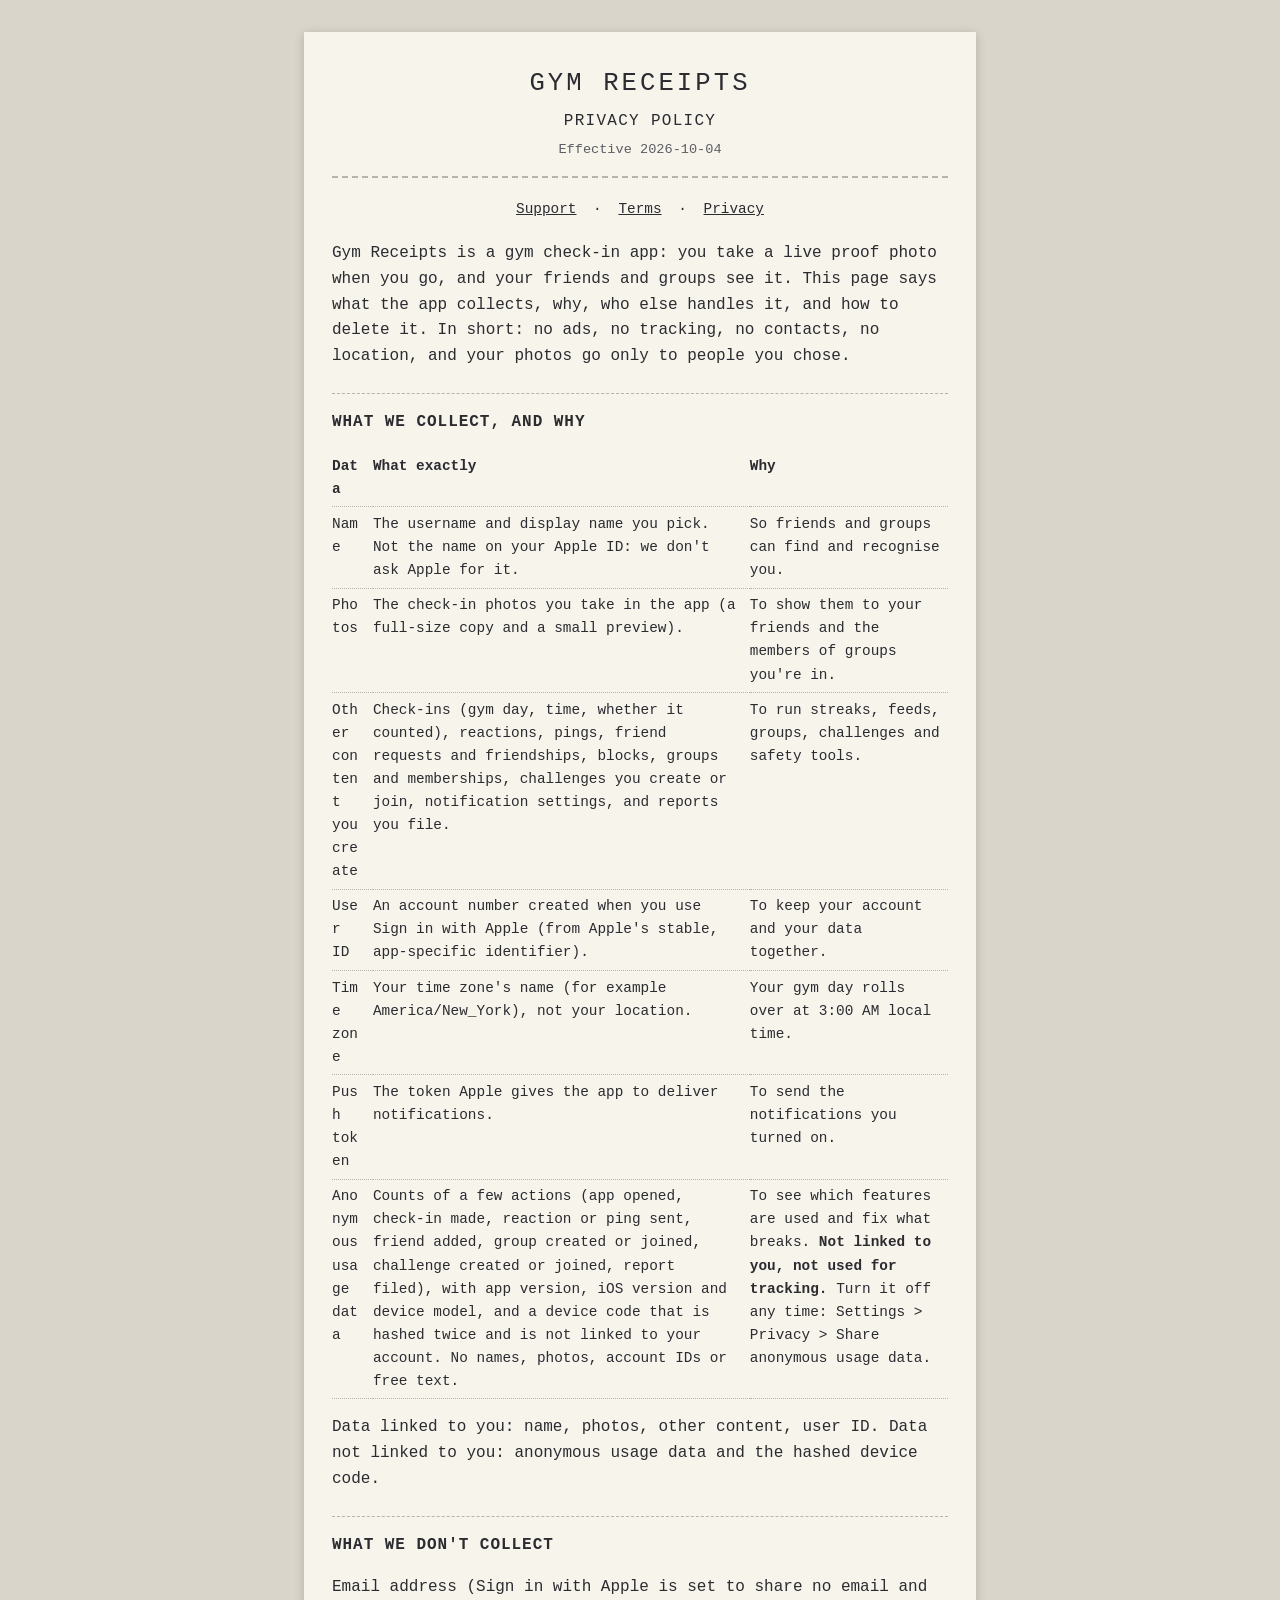
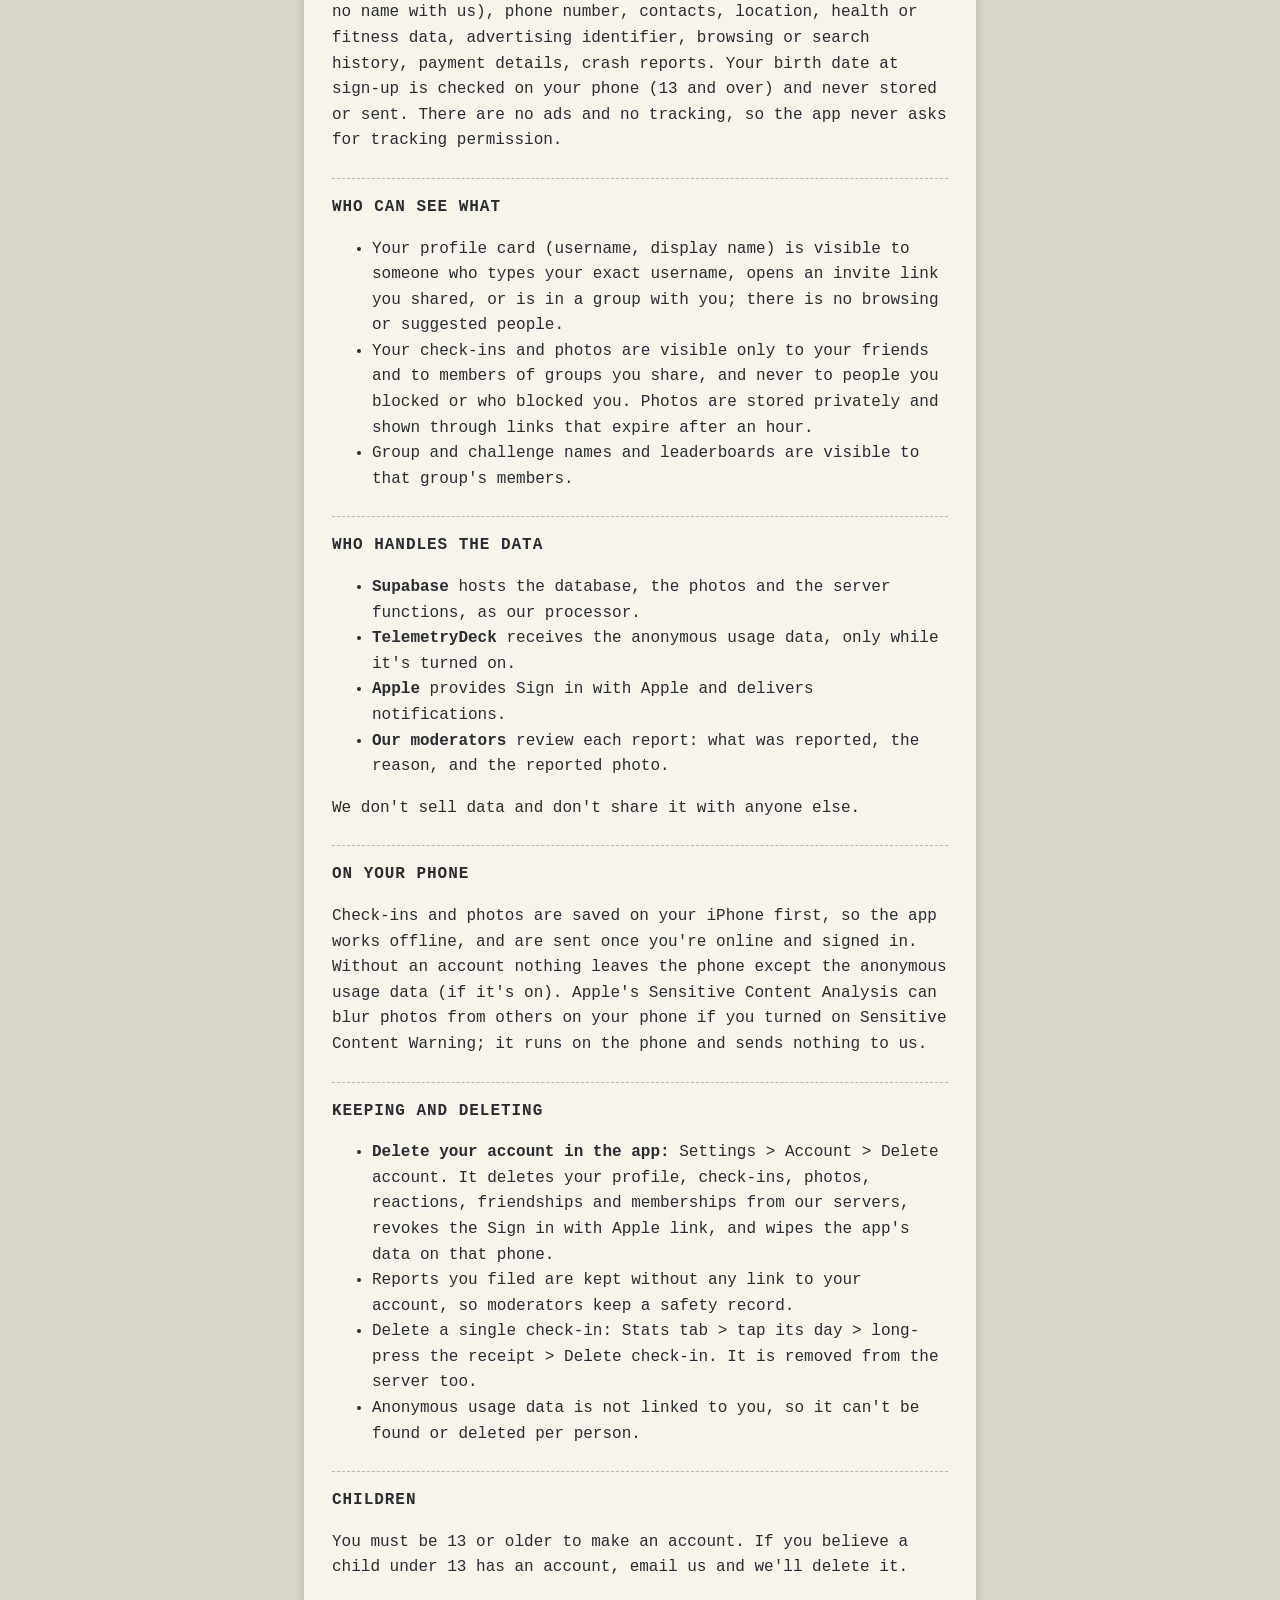
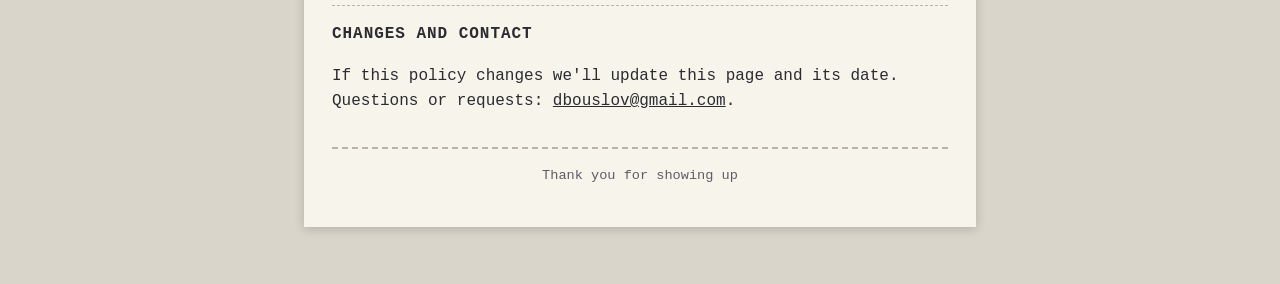
<file: privacy.html>
<!doctype html>
<!-- SUPPORT_EMAIL: keep it in step with the app's support address; also replace the address
     written in each mailto link (shown when JavaScript is off). Links stay relative. -->
<html lang="en">
<head>
<script>const SUPPORT_EMAIL = "dbouslov@gmail.com";</script>
<meta charset="utf-8">
<meta name="viewport" content="width=device-width, initial-scale=1">
<title>Privacy Policy · Gym Receipts</title>
<link rel="stylesheet" href="style.css">
</head>
<body>
<header>
  <p class="brand">Gym Receipts</p>
  <p class="title">Privacy policy</p>
  <p class="date">Effective 2026-10-04</p>
</header>
<nav><a href="support.html">Support</a> · <a href="terms.html">Terms</a> · <a href="privacy.html">Privacy</a></nav>

<p>Gym Receipts is a gym check-in app: you take a live proof photo when you go, and your friends and groups see it. This page says what the app collects, why, who else handles it, and how to delete it. In short: no ads, no tracking, no contacts, no location, and your photos go only to people you chose.</p>

<h2>What we collect, and why</h2>
<table>
  <tr><th>Data</th><th>What exactly</th><th>Why</th></tr>
  <tr><td>Name</td><td>The username and display name you pick. Not the name on your Apple ID: we don't ask Apple for it.</td><td>So friends and groups can find and recognise you.</td></tr>
  <tr><td>Photos</td><td>The check-in photos you take in the app (a full-size copy and a small preview).</td><td>To show them to your friends and the members of groups you're in.</td></tr>
  <tr><td>Other content you create</td><td>Check-ins (gym day, time, whether it counted), reactions, pings, friend requests and friendships, blocks, groups and memberships, challenges you create or join, notification settings, and reports you file.</td><td>To run streaks, feeds, groups, challenges and safety tools.</td></tr>
  <tr><td>User ID</td><td>An account number created when you use Sign in with Apple (from Apple's stable, app-specific identifier).</td><td>To keep your account and your data together.</td></tr>
  <tr><td>Time zone</td><td>Your time zone's name (for example America/New_York), not your location.</td><td>Your gym day rolls over at 3:00 AM local time.</td></tr>
  <tr><td>Push token</td><td>The token Apple gives the app to deliver notifications.</td><td>To send the notifications you turned on.</td></tr>
  <tr><td>Anonymous usage data</td><td>Counts of a few actions (app opened, check-in made, reaction or ping sent, friend added, group created or joined, challenge created or joined, report filed), with app version, iOS version and device model, and a device code that is hashed twice and is not linked to your account. No names, photos, account IDs or free text.</td><td>To see which features are used and fix what breaks. <strong>Not linked to you, not used for tracking.</strong> Turn it off any time: Settings &gt; Privacy &gt; Share anonymous usage data.</td></tr>
</table>
<p>Data linked to you: name, photos, other content, user ID. Data not linked to you: anonymous usage data and the hashed device code.</p>

<h2>What we don't collect</h2>
<p>Email address (Sign in with Apple is set to share no email and no name with us), phone number, contacts, location, health or fitness data, advertising identifier, browsing or search history, payment details, crash reports. Your birth date at sign-up is checked on your phone (13 and over) and never stored or sent. There are no ads and no tracking, so the app never asks for tracking permission.</p>

<h2>Who can see what</h2>
<ul>
  <li>Your profile card (username, display name) is visible to someone who types your exact username, opens an invite link you shared, or is in a group with you; there is no browsing or suggested people.</li>
  <li>Your check-ins and photos are visible only to your friends and to members of groups you share, and never to people you blocked or who blocked you. Photos are stored privately and shown through links that expire after an hour.</li>
  <li>Group and challenge names and leaderboards are visible to that group's members.</li>
</ul>

<h2>Who handles the data</h2>
<ul>
  <li><strong>Supabase</strong> hosts the database, the photos and the server functions, as our processor.</li>
  <li><strong>TelemetryDeck</strong> receives the anonymous usage data, only while it's turned on.</li>
  <li><strong>Apple</strong> provides Sign in with Apple and delivers notifications.</li>
  <li><strong>Our moderators</strong> review each report: what was reported, the reason, and the reported photo.</li>
</ul>
<p>We don't sell data and don't share it with anyone else.</p>

<h2>On your phone</h2>
<p>Check-ins and photos are saved on your iPhone first, so the app works offline, and are sent once you're online and signed in. Without an account nothing leaves the phone except the anonymous usage data (if it's on). Apple's Sensitive Content Analysis can blur photos from others on your phone if you turned on Sensitive Content Warning; it runs on the phone and sends nothing to us.</p>

<h2>Keeping and deleting</h2>
<ul>
  <li><strong>Delete your account in the app:</strong> Settings &gt; Account &gt; Delete account. It deletes your profile, check-ins, photos, reactions, friendships and memberships from our servers, revokes the Sign in with Apple link, and wipes the app's data on that phone.</li>
  <li>Reports you filed are kept without any link to your account, so moderators keep a safety record.</li>
  <li>Delete a single check-in: Stats tab &gt; tap its day &gt; long-press the receipt &gt; Delete check-in. It is removed from the server too.</li>
  <li>Anonymous usage data is not linked to you, so it can't be found or deleted per person.</li>
</ul>

<h2>Children</h2>
<p>You must be 13 or older to make an account. If you believe a child under 13 has an account, email us and we'll delete it.</p>

<h2>Changes and contact</h2>
<p>If this policy changes we'll update this page and its date. Questions or requests: <a data-support-email href="mailto:dbouslov@gmail.com">dbouslov@gmail.com</a>.</p>

<footer>Thank you for showing up</footer>
<script>document.querySelectorAll("[data-support-email]").forEach(a => { a.href = "mailto:" + SUPPORT_EMAIL; a.textContent = SUPPORT_EMAIL; });</script>
</body>
</html>
</file>
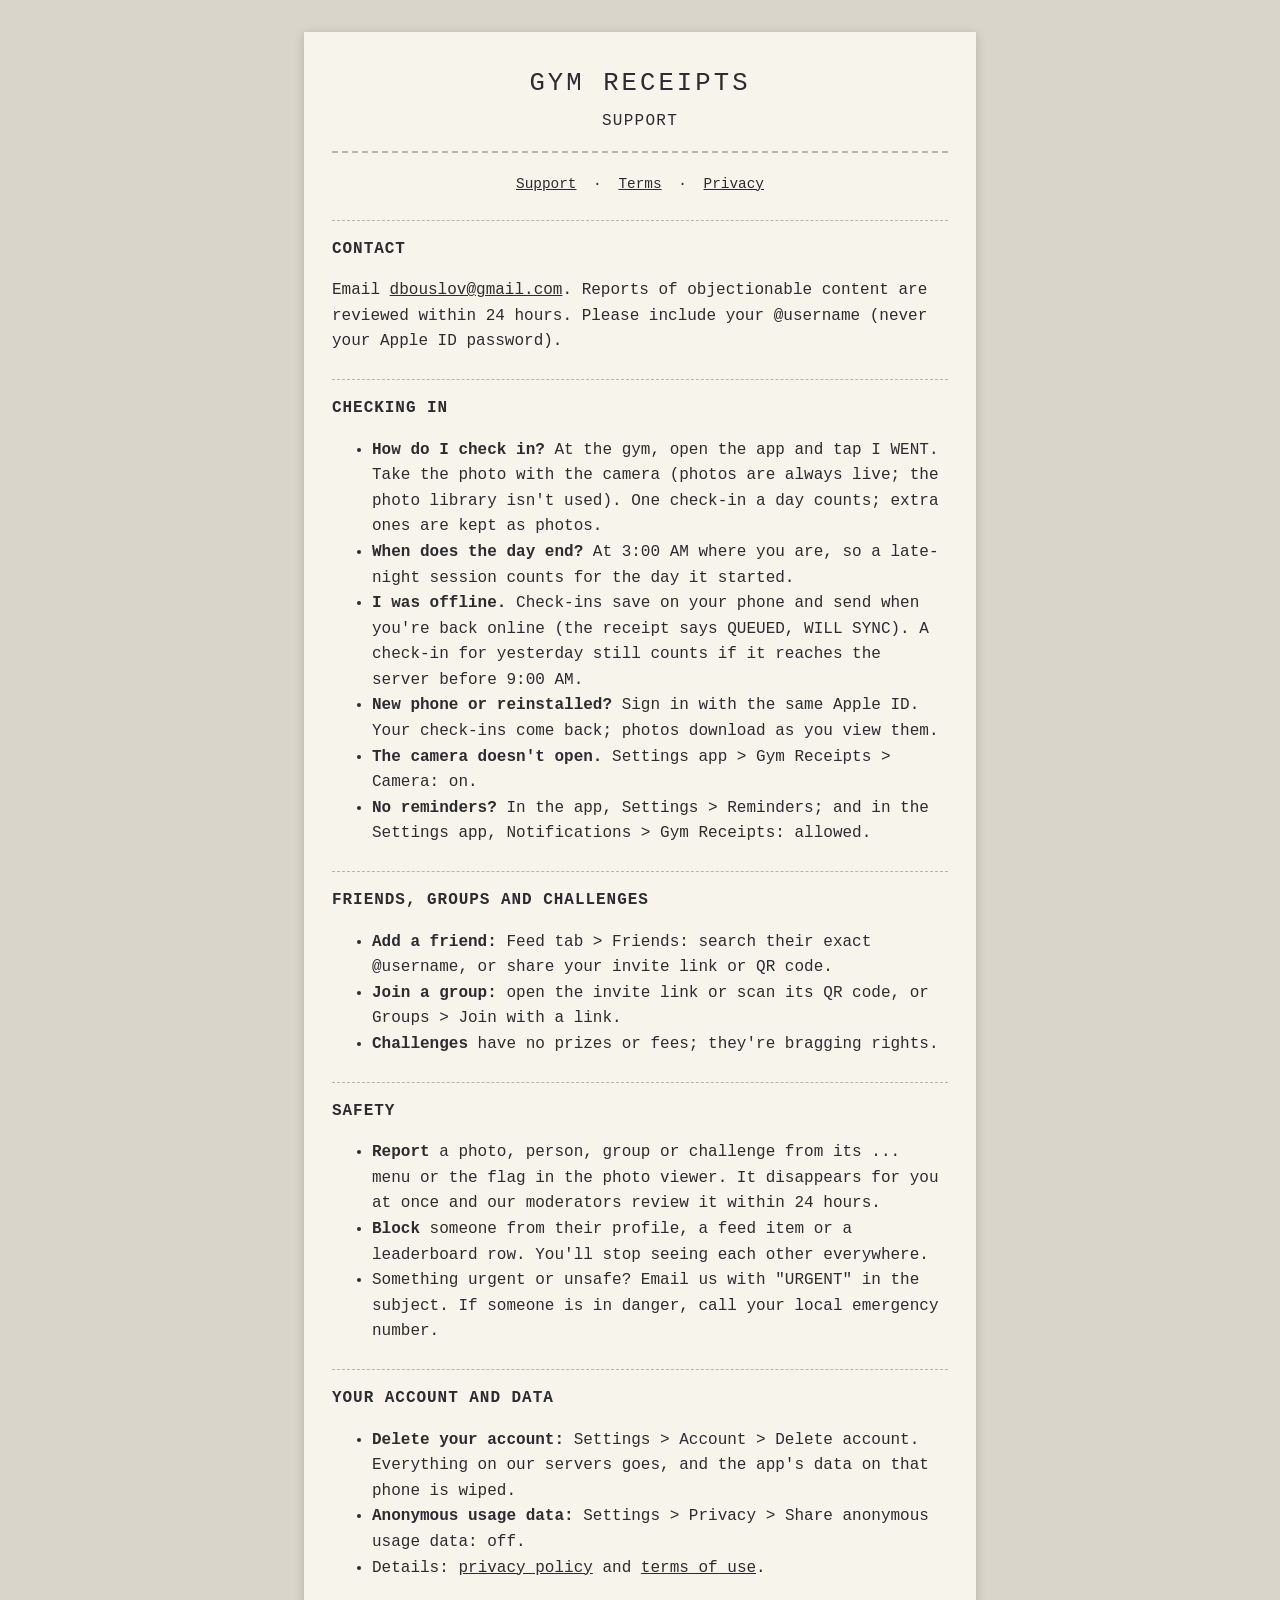
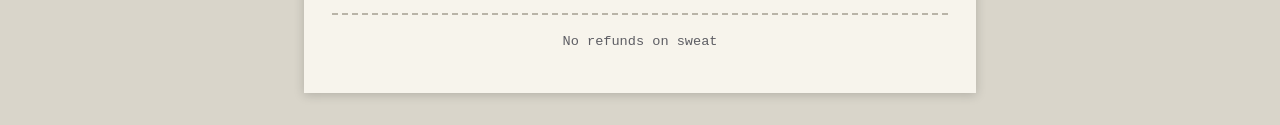
<file: support.html>
<!doctype html>
<!-- SUPPORT_EMAIL: keep it in step with the app's support address; also replace the address
     written in each mailto link (shown when JavaScript is off). Links stay relative. -->
<html lang="en">
<head>
<script>const SUPPORT_EMAIL = "dbouslov@gmail.com";</script>
<meta charset="utf-8">
<meta name="viewport" content="width=device-width, initial-scale=1">
<title>Support · Gym Receipts</title>
<link rel="stylesheet" href="style.css">
</head>
<body>
<header>
  <p class="brand">Gym Receipts</p>
  <p class="title">Support</p>
</header>
<nav><a href="support.html">Support</a> · <a href="terms.html">Terms</a> · <a href="privacy.html">Privacy</a></nav>

<h2>Contact</h2>
<p>Email <a data-support-email href="mailto:dbouslov@gmail.com">dbouslov@gmail.com</a>. Reports of objectionable content are reviewed within 24 hours. Please include your @username (never your Apple ID password).</p>

<h2>Checking in</h2>
<ul>
  <li><strong>How do I check in?</strong> At the gym, open the app and tap I WENT. Take the photo with the camera (photos are always live; the photo library isn't used). One check-in a day counts; extra ones are kept as photos.</li>
  <li><strong>When does the day end?</strong> At 3:00 AM where you are, so a late-night session counts for the day it started.</li>
  <li><strong>I was offline.</strong> Check-ins save on your phone and send when you're back online (the receipt says QUEUED, WILL SYNC). A check-in for yesterday still counts if it reaches the server before 9:00 AM.</li>
  <li><strong>New phone or reinstalled?</strong> Sign in with the same Apple ID. Your check-ins come back; photos download as you view them.</li>
  <li><strong>The camera doesn't open.</strong> Settings app &gt; Gym Receipts &gt; Camera: on.</li>
  <li><strong>No reminders?</strong> In the app, Settings &gt; Reminders; and in the Settings app, Notifications &gt; Gym Receipts: allowed.</li>
</ul>

<h2>Friends, groups and challenges</h2>
<ul>
  <li><strong>Add a friend:</strong> Feed tab &gt; Friends: search their exact @username, or share your invite link or QR code.</li>
  <li><strong>Join a group:</strong> open the invite link or scan its QR code, or Groups &gt; Join with a link.</li>
  <li><strong>Challenges</strong> have no prizes or fees; they're bragging rights.</li>
</ul>

<h2>Safety</h2>
<ul>
  <li><strong>Report</strong> a photo, person, group or challenge from its ... menu or the flag in the photo viewer. It disappears for you at once and our moderators review it within 24 hours.</li>
  <li><strong>Block</strong> someone from their profile, a feed item or a leaderboard row. You'll stop seeing each other everywhere.</li>
  <li>Something urgent or unsafe? Email us with "URGENT" in the subject. If someone is in danger, call your local emergency number.</li>
</ul>

<h2>Your account and data</h2>
<ul>
  <li><strong>Delete your account:</strong> Settings &gt; Account &gt; Delete account. Everything on our servers goes, and the app's data on that phone is wiped.</li>
  <li><strong>Anonymous usage data:</strong> Settings &gt; Privacy &gt; Share anonymous usage data: off.</li>
  <li>Details: <a href="privacy.html">privacy policy</a> and <a href="terms.html">terms of use</a>.</li>
</ul>

<footer>No refunds on sweat</footer>
<script>document.querySelectorAll("[data-support-email]").forEach(a => { a.href = "mailto:" + SUPPORT_EMAIL; a.textContent = SUPPORT_EMAIL; });</script>
</body>
</html>
</file>
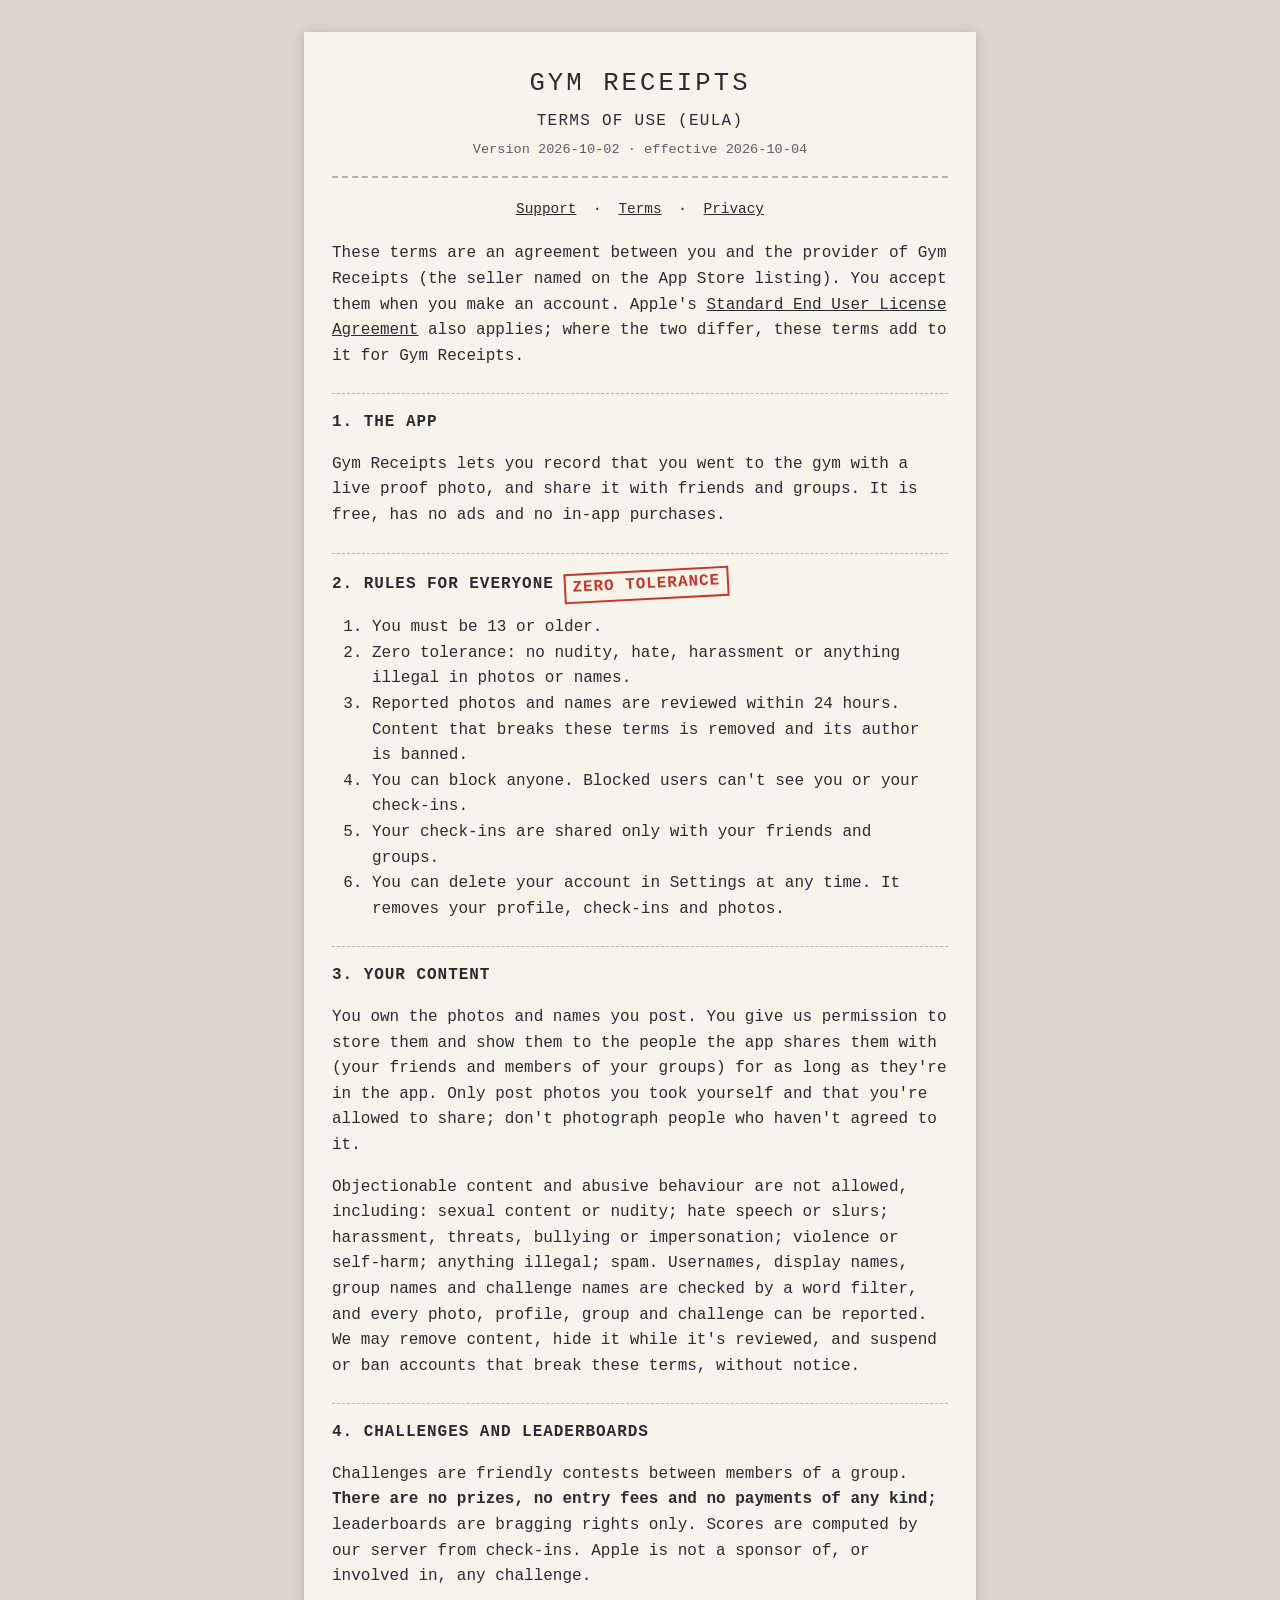
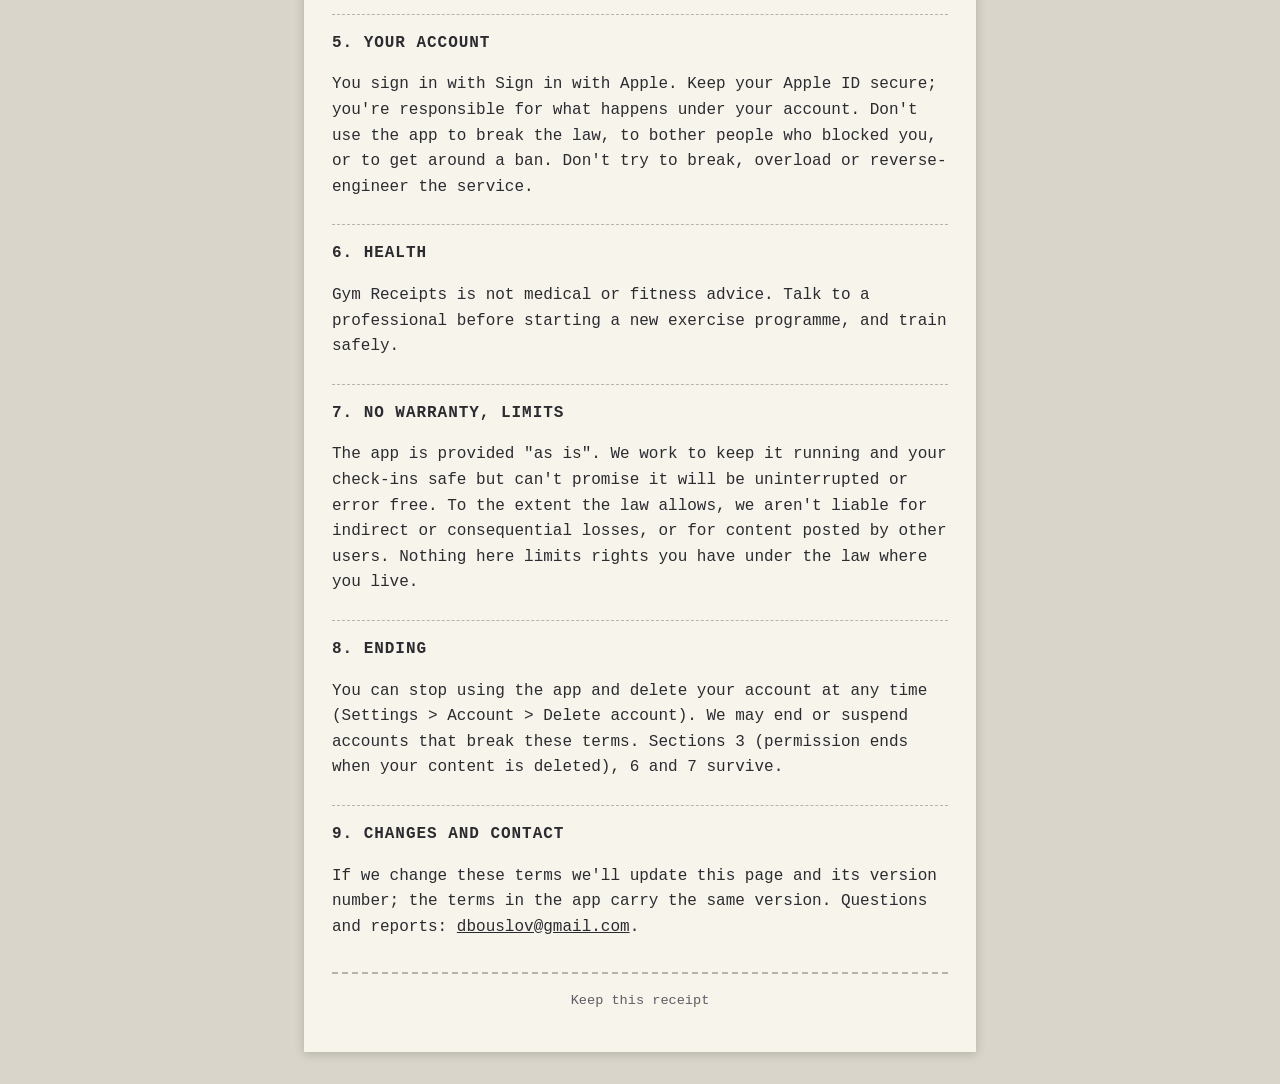
<file: terms.html>
<!doctype html>
<!-- SUPPORT_EMAIL: keep it in step with the app's support address; also replace the address
     written in each mailto link (shown when JavaScript is off). Links stay relative.
     Section 2's numbered rules match the in-app terms; keep both in step. -->
<html lang="en">
<head>
<script>const SUPPORT_EMAIL = "dbouslov@gmail.com";</script>
<meta charset="utf-8">
<meta name="viewport" content="width=device-width, initial-scale=1">
<title>Terms of Use · Gym Receipts</title>
<link rel="stylesheet" href="style.css">
</head>
<body>
<header>
  <p class="brand">Gym Receipts</p>
  <p class="title">Terms of use (EULA)</p>
  <p class="date">Version 2026-10-02 · effective 2026-10-04</p>
</header>
<nav><a href="support.html">Support</a> · <a href="terms.html">Terms</a> · <a href="privacy.html">Privacy</a></nav>

<p>These terms are an agreement between you and the provider of Gym Receipts (the seller named on the App Store listing). You accept them when you make an account. Apple's <a href="https://www.apple.com/legal/internet-services/itunes/dev/stdeula/">Standard End User License Agreement</a> also applies; where the two differ, these terms add to it for Gym Receipts.</p>

<h2>1. The app</h2>
<p>Gym Receipts lets you record that you went to the gym with a live proof photo, and share it with friends and groups. It is free, has no ads and no in-app purchases.</p>

<h2>2. Rules for everyone <span class="stamp">Zero tolerance</span></h2>
<ol>
  <li>You must be 13 or older.</li>
  <li>Zero tolerance: no nudity, hate, harassment or anything illegal in photos or names.</li>
  <li>Reported photos and names are reviewed within 24 hours. Content that breaks these terms is removed and its author is banned.</li>
  <li>You can block anyone. Blocked users can't see you or your check-ins.</li>
  <li>Your check-ins are shared only with your friends and groups.</li>
  <li>You can delete your account in Settings at any time. It removes your profile, check-ins and photos.</li>
</ol>

<h2>3. Your content</h2>
<p>You own the photos and names you post. You give us permission to store them and show them to the people the app shares them with (your friends and members of your groups) for as long as they're in the app. Only post photos you took yourself and that you're allowed to share; don't photograph people who haven't agreed to it.</p>
<p>Objectionable content and abusive behaviour are not allowed, including: sexual content or nudity; hate speech or slurs; harassment, threats, bullying or impersonation; violence or self-harm; anything illegal; spam. Usernames, display names, group names and challenge names are checked by a word filter, and every photo, profile, group and challenge can be reported. We may remove content, hide it while it's reviewed, and suspend or ban accounts that break these terms, without notice.</p>

<h2>4. Challenges and leaderboards</h2>
<p>Challenges are friendly contests between members of a group. <strong>There are no prizes, no entry fees and no payments of any kind;</strong> leaderboards are bragging rights only. Scores are computed by our server from check-ins. Apple is not a sponsor of, or involved in, any challenge.</p>

<h2>5. Your account</h2>
<p>You sign in with Sign in with Apple. Keep your Apple ID secure; you're responsible for what happens under your account. Don't use the app to break the law, to bother people who blocked you, or to get around a ban. Don't try to break, overload or reverse-engineer the service.</p>

<h2>6. Health</h2>
<p>Gym Receipts is not medical or fitness advice. Talk to a professional before starting a new exercise programme, and train safely.</p>

<h2>7. No warranty, limits</h2>
<p>The app is provided "as is". We work to keep it running and your check-ins safe but can't promise it will be uninterrupted or error free. To the extent the law allows, we aren't liable for indirect or consequential losses, or for content posted by other users. Nothing here limits rights you have under the law where you live.</p>

<h2>8. Ending</h2>
<p>You can stop using the app and delete your account at any time (Settings &gt; Account &gt; Delete account). We may end or suspend accounts that break these terms. Sections 3 (permission ends when your content is deleted), 6 and 7 survive.</p>

<h2>9. Changes and contact</h2>
<p>If we change these terms we'll update this page and its version number; the terms in the app carry the same version. Questions and reports: <a data-support-email href="mailto:dbouslov@gmail.com">dbouslov@gmail.com</a>.</p>

<footer>Keep this receipt</footer>
<script>document.querySelectorAll("[data-support-email]").forEach(a => { a.href = "mailto:" + SUPPORT_EMAIL; a.textContent = SUPPORT_EMAIL; });</script>
</body>
</html>
</file>
<file: style.css>
/* Gym Receipts public pages: one paper receipt on the counter. Plain CSS, no web fonts. */
:root { --counter: #d9d5ca; --paper: #f7f4ec; --ink: #2b2b30; --muted: #5d5d63; --rule: #b9b4a8; --red: #c7372c; }
@media (prefers-color-scheme: dark) { :root { --counter: #24262a; } }
* { box-sizing: border-box; }
html { background: var(--counter); }
body {
  margin: 2rem auto; max-width: 42rem; padding: 2rem 1.75rem 2.5rem;
  background: var(--paper); color: var(--ink);
  font: 16px/1.6 ui-monospace, "SF Mono", Menlo, Consolas, monospace;
  box-shadow: 0 2px 10px rgba(0, 0, 0, 0.18);
}
header { text-align: center; border-bottom: 2px dashed var(--rule); padding-bottom: 1rem; margin-bottom: 1.25rem; }
header .brand { font-size: 1.6rem; letter-spacing: 0.12em; text-transform: uppercase; margin: 0; }
header .title { text-transform: uppercase; letter-spacing: 0.08em; margin: 0.25rem 0 0; }
header .date { color: var(--muted); font-size: 0.85rem; margin: 0.25rem 0 0; }
nav { text-align: center; font-size: 0.9rem; margin-bottom: 1.25rem; }
nav a { margin: 0 0.5rem; }
h2 { font-size: 1rem; text-transform: uppercase; letter-spacing: 0.06em; border-top: 1px dashed var(--rule); padding-top: 1rem; margin-top: 1.5rem; }
a { color: var(--ink); }
table { width: 100%; border-collapse: collapse; font-size: 0.9rem; }
th, td { text-align: left; vertical-align: top; padding: 0.35rem 0.4rem 0.35rem 0; border-bottom: 1px dotted var(--rule); overflow-wrap: anywhere; }
.stamp { color: var(--red); border: 2px solid var(--red); display: inline-block; padding: 0 0.4rem; transform: rotate(-3deg); text-transform: uppercase; }
footer { text-align: center; color: var(--muted); border-top: 2px dashed var(--rule); margin-top: 2rem; padding-top: 1rem; font-size: 0.85rem; }
@media (max-width: 30rem) { body { margin: 0; padding: 1.25rem 1rem 2rem; box-shadow: none; } table { font-size: 0.78rem; } }
</file>
